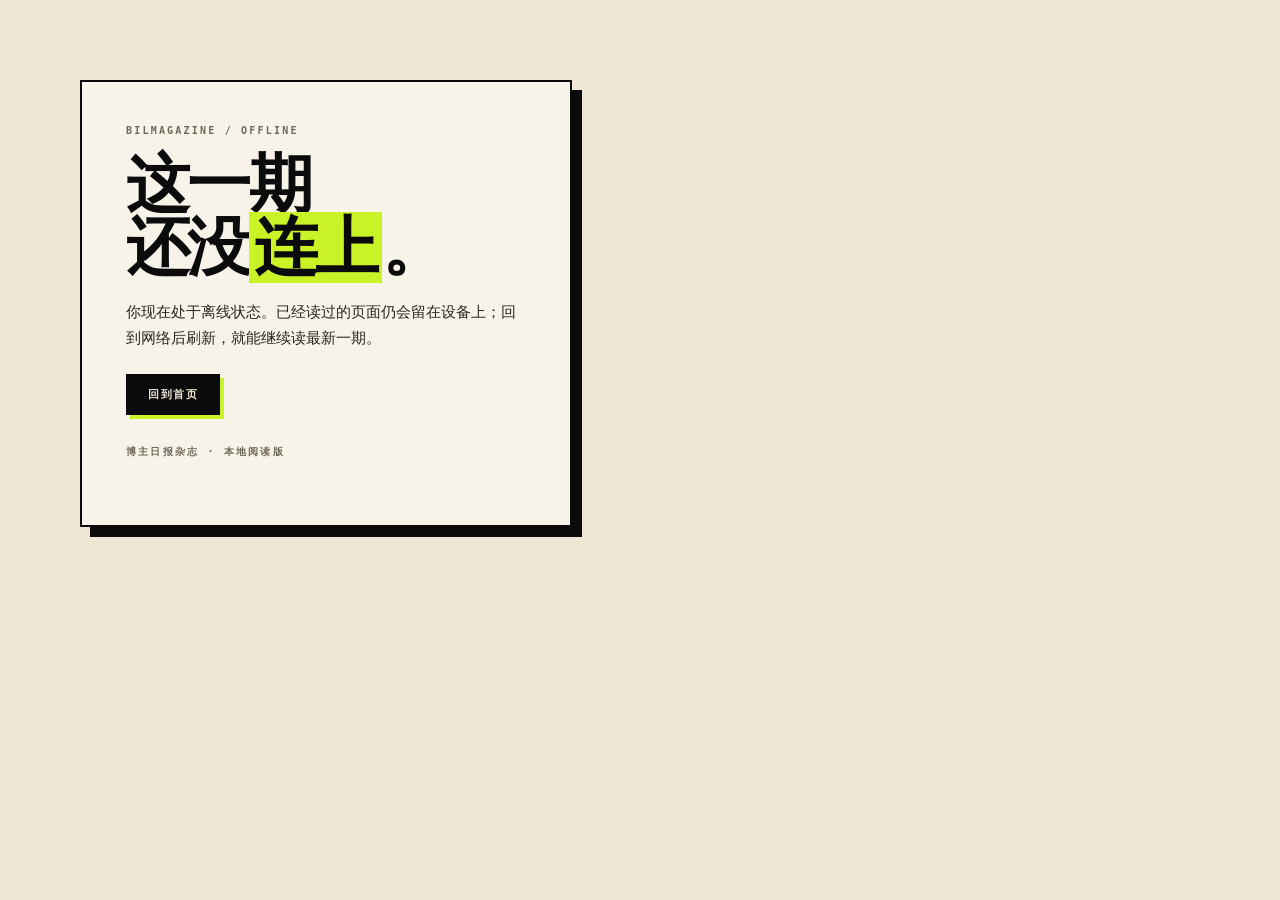
<file: static/offline.html>
<!doctype html>
<html lang="zh-CN">
<head>
<meta charset="utf-8">
<meta name="viewport" content="width=device-width, initial-scale=1">
<meta name="theme-color" content="#efe7d6">
<title>暂时离线 · 博主日报杂志</title>
<style>
  :root{--paper:#efe7d6;--ink:#0b0b0b;--acid:#c9f227;--muted:#6f675a}
  *{box-sizing:border-box}
  html,body{min-height:100%}
  body{
    margin:0;padding:clamp(28px,8vw,80px);display:flex;align-items:center;
    background:var(--paper);color:var(--ink);
    font-family:"Public Sans",ui-sans-serif,-apple-system,"Segoe UI","PingFang SC","Microsoft YaHei",sans-serif;
  }
  .card{max-width:640px;border:2px solid var(--ink);background:#f7f3e9;box-shadow:10px 10px 0 var(--ink);padding:clamp(24px,5vw,44px)}
  .eyebrow{font:600 10px/1 ui-monospace,Consolas,monospace;letter-spacing:.22em;text-transform:uppercase;color:var(--muted);margin:0 0 18px}
  h1{font:700 clamp(34px,7vw,64px)/.98 Georgia,"Songti SC",serif;letter-spacing:-.04em;margin:0 0 20px}
  h1 em{font-style:normal;background:var(--acid);padding:0 .08em}
  p{font-size:15px;line-height:1.7;color:#2b2620;margin:0 0 24px;max-width:48ch}
  a{display:inline-block;background:var(--ink);color:var(--paper);text-decoration:none;padding:13px 20px;font:600 11px/1 ui-monospace,Consolas,monospace;letter-spacing:.14em;text-transform:uppercase;border:2px solid var(--ink);box-shadow:4px 4px 0 var(--acid)}
  a:focus-visible{outline:3px solid var(--acid);outline-offset:3px}
  .mark{font:600 10px/1 ui-monospace,Consolas,monospace;letter-spacing:.22em;margin-top:32px;color:var(--muted)}
</style>
</head>
<body>
  <main class="card">
    <p class="eyebrow">BILMAGAZINE / OFFLINE</p>
    <h1>这一期<br>还没<em>连上</em>。</h1>
    <p>你现在处于离线状态。已经读过的页面仍会留在设备上；回到网络后刷新，就能继续读最新一期。</p>
    <a href="/">回到首页</a>
    <p class="mark">博主日报杂志 · 本地阅读版</p>
  </main>
</body>
</html>
</file>
